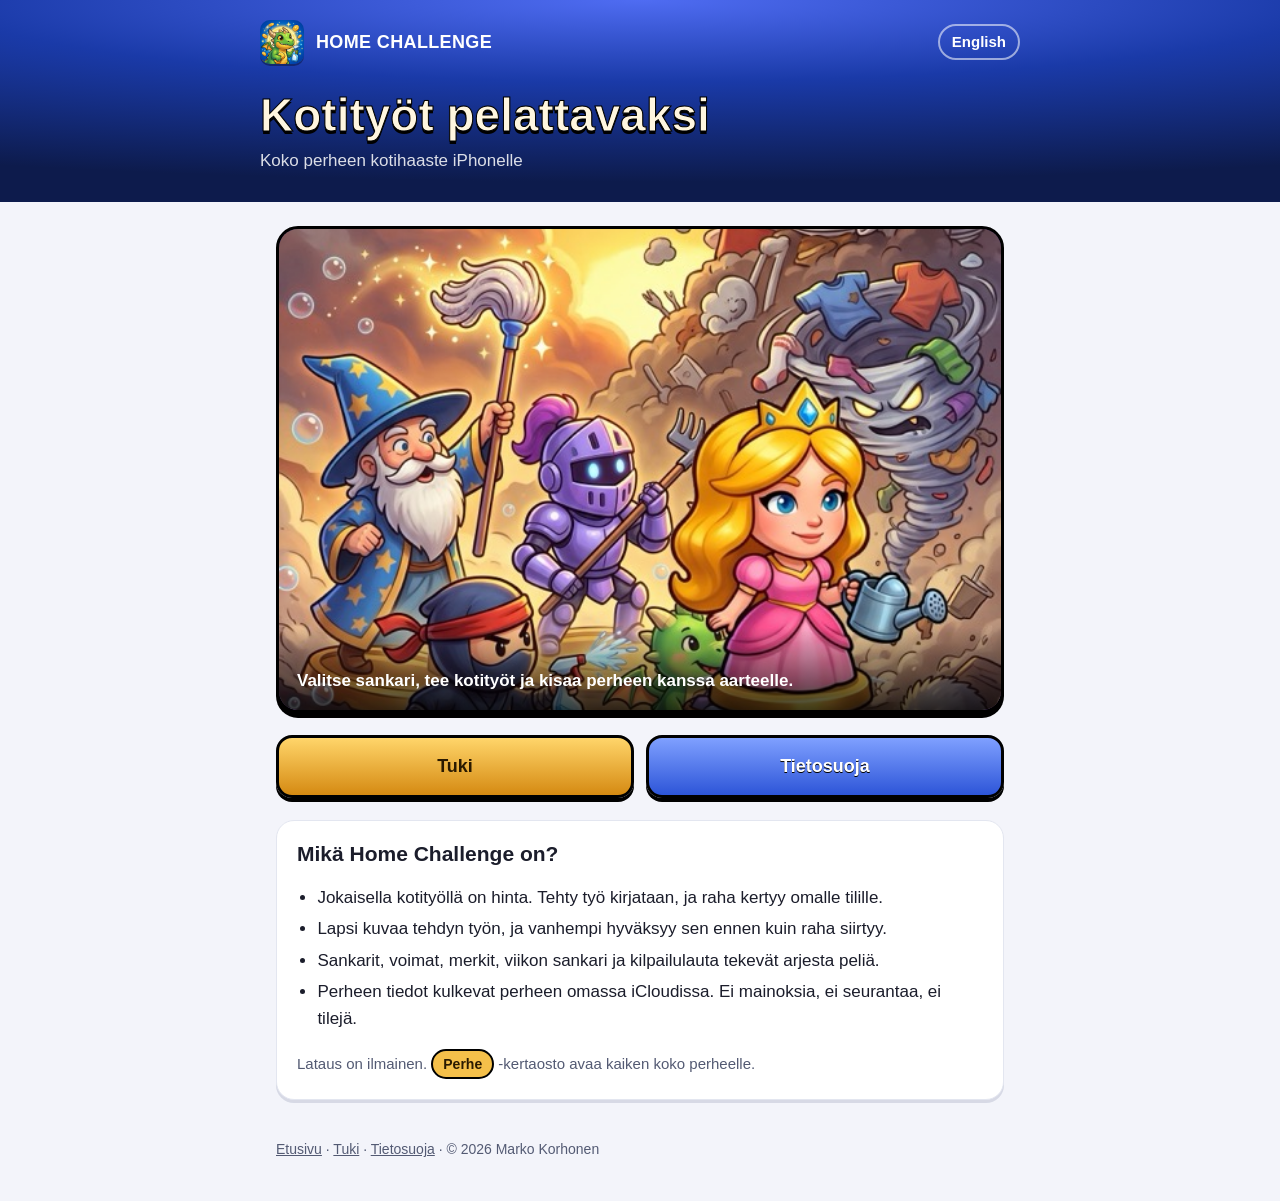
<file: index.html>
<!doctype html>
<html lang="fi">
<head>
<meta charset="utf-8">
<meta name="viewport" content="width=device-width, initial-scale=1, viewport-fit=cover">
<title>Home Challenge</title>
<meta name="description" content="Home Challenge: perheen kotityöt pelattavaksi. Sankarit, kilpailu ja omat rahat tehdyistä töistä.">
<link rel="icon" href="assets/icon.png">
<link rel="apple-touch-icon" href="assets/icon.png">
<link rel="stylesheet" href="assets/style.css">
</head>
<body>
<header class="top">
  <div class="top-inner">
    <div class="bar">
      <a class="brand" href="index.html"><img src="assets/icon.png" alt=""><b>Home Challenge</b></a>
      <a class="lang" href="en/index.html" hreflang="en" lang="en">English</a>
    </div>
    <h1>Kotityöt pelattavaksi</h1>
    <p>Koko perheen kotihaaste iPhonelle</p>
  </div>
</header>

<main>
  <figure class="hero">
    <img src="assets/splash.jpg" alt="Home Challengen sankarit siivoavat sotkuvuorta: velho, ritari, prinsessa, ninja ja lohikäärme." width="558" height="1000">
    <figcaption class="cap">Valitse sankari, tee kotityöt ja kisaa perheen kanssa aarteelle.</figcaption>
  </figure>

  <div class="buttons">
    <a class="btn" href="support.html">Tuki</a>
    <a class="btn alt" href="privacy.html">Tietosuoja</a>
  </div>

  <section class="card">
    <h2>Mikä Home Challenge on?</h2>
    <ul>
      <li>Jokaisella kotityöllä on hinta. Tehty työ kirjataan, ja raha kertyy omalle tilille.</li>
      <li>Lapsi kuvaa tehdyn työn, ja vanhempi hyväksyy sen ennen kuin raha siirtyy.</li>
      <li>Sankarit, voimat, merkit, viikon sankari ja kilpailulauta tekevät arjesta peliä.</li>
      <li>Perheen tiedot kulkevat perheen omassa iCloudissa. Ei mainoksia, ei seurantaa, ei tilejä.</li>
    </ul>
    <p class="meta">Lataus on ilmainen. <span class="pill">Perhe</span> -kertaosto avaa kaiken koko perheelle.</p>
  </section>
</main>

<footer>
  <a href="index.html">Etusivu</a> · <a href="support.html">Tuki</a> · <a href="privacy.html">Tietosuoja</a> · © 2026 Marko Korhonen
</footer>
</body>
</html>
</file>
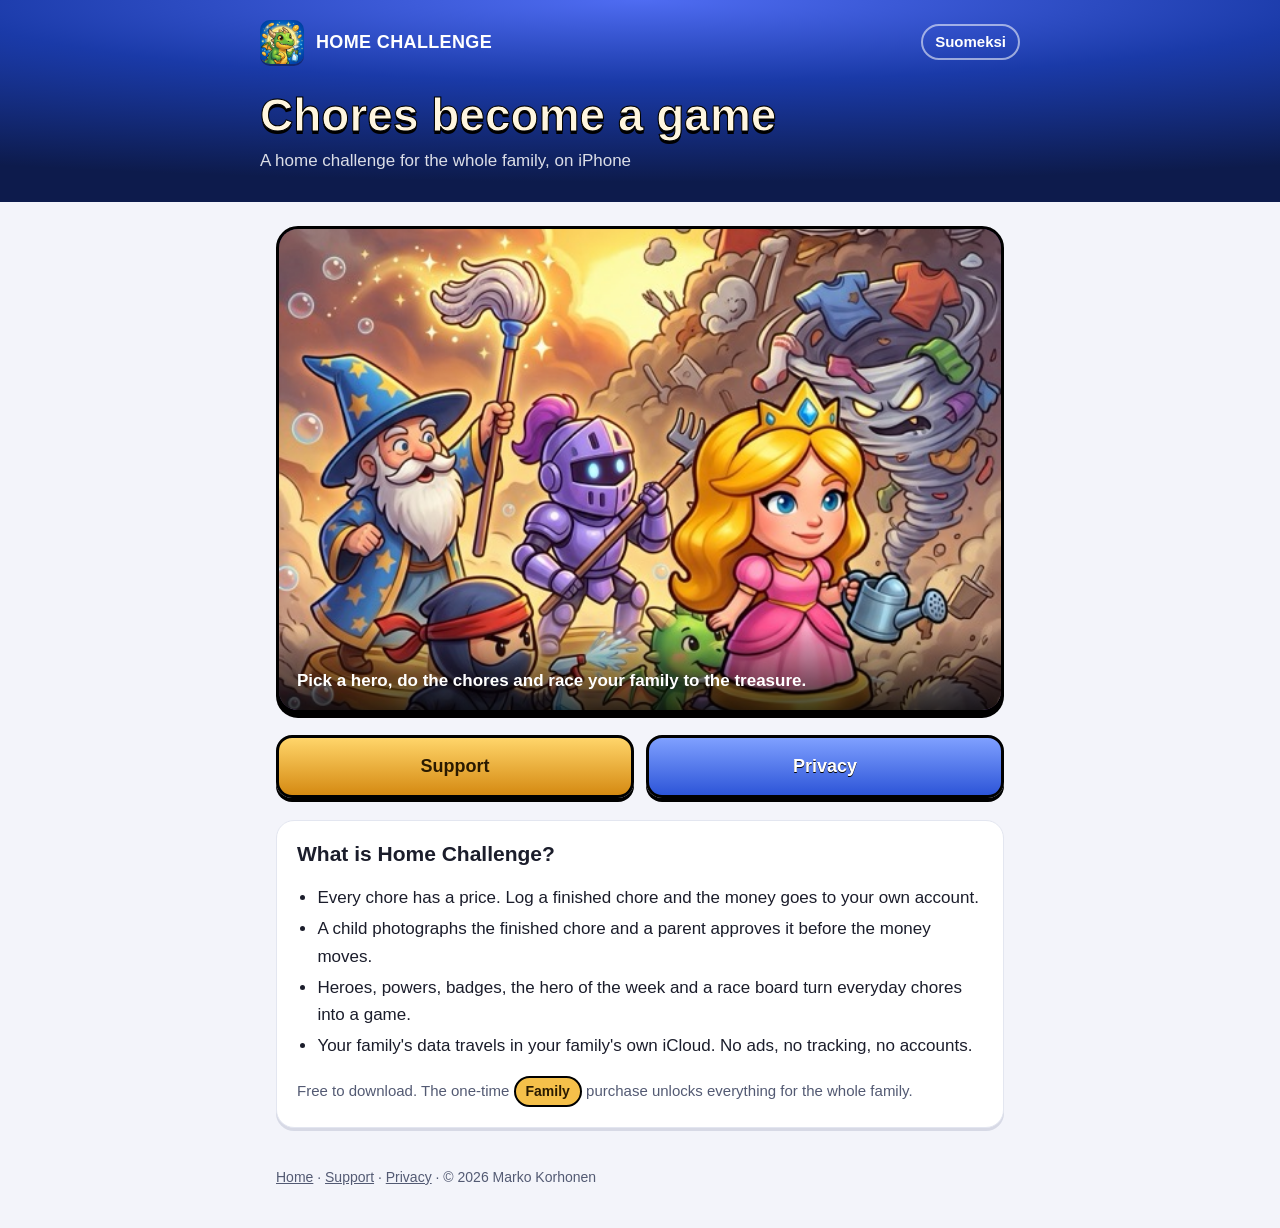
<file: en/index.html>
<!doctype html>
<html lang="en">
<head>
<meta charset="utf-8">
<meta name="viewport" content="width=device-width, initial-scale=1, viewport-fit=cover">
<title>Home Challenge</title>
<meta name="description" content="Home Challenge turns family chores into a game. Heroes, a family race and real money for finished chores.">
<link rel="icon" href="../assets/icon.png">
<link rel="apple-touch-icon" href="../assets/icon.png">
<link rel="stylesheet" href="../assets/style.css">
</head>
<body>
<header class="top">
  <div class="top-inner">
    <div class="bar">
      <a class="brand" href="index.html"><img src="../assets/icon.png" alt=""><b>Home Challenge</b></a>
      <a class="lang" href="../index.html" hreflang="fi" lang="fi">Suomeksi</a>
    </div>
    <h1>Chores become a game</h1>
    <p>A home challenge for the whole family, on iPhone</p>
  </div>
</header>

<main>
  <figure class="hero">
    <img src="../assets/splash.jpg" alt="The Home Challenge heroes tackle a mountain of mess: a wizard, a knight, a princess, a ninja and a dragon." width="558" height="1000">
    <figcaption class="cap">Pick a hero, do the chores and race your family to the treasure.</figcaption>
  </figure>

  <div class="buttons">
    <a class="btn" href="support.html">Support</a>
    <a class="btn alt" href="privacy.html">Privacy</a>
  </div>

  <section class="card">
    <h2>What is Home Challenge?</h2>
    <ul>
      <li>Every chore has a price. Log a finished chore and the money goes to your own account.</li>
      <li>A child photographs the finished chore and a parent approves it before the money moves.</li>
      <li>Heroes, powers, badges, the hero of the week and a race board turn everyday chores into a game.</li>
      <li>Your family's data travels in your family's own iCloud. No ads, no tracking, no accounts.</li>
    </ul>
    <p class="meta">Free to download. The one-time <span class="pill">Family</span> purchase unlocks everything for the whole family.</p>
  </section>
</main>

<footer>
  <a href="index.html">Home</a> · <a href="support.html">Support</a> · <a href="privacy.html">Privacy</a> · © 2026 Marko Korhonen
</footer>
</body>
</html>
</file>
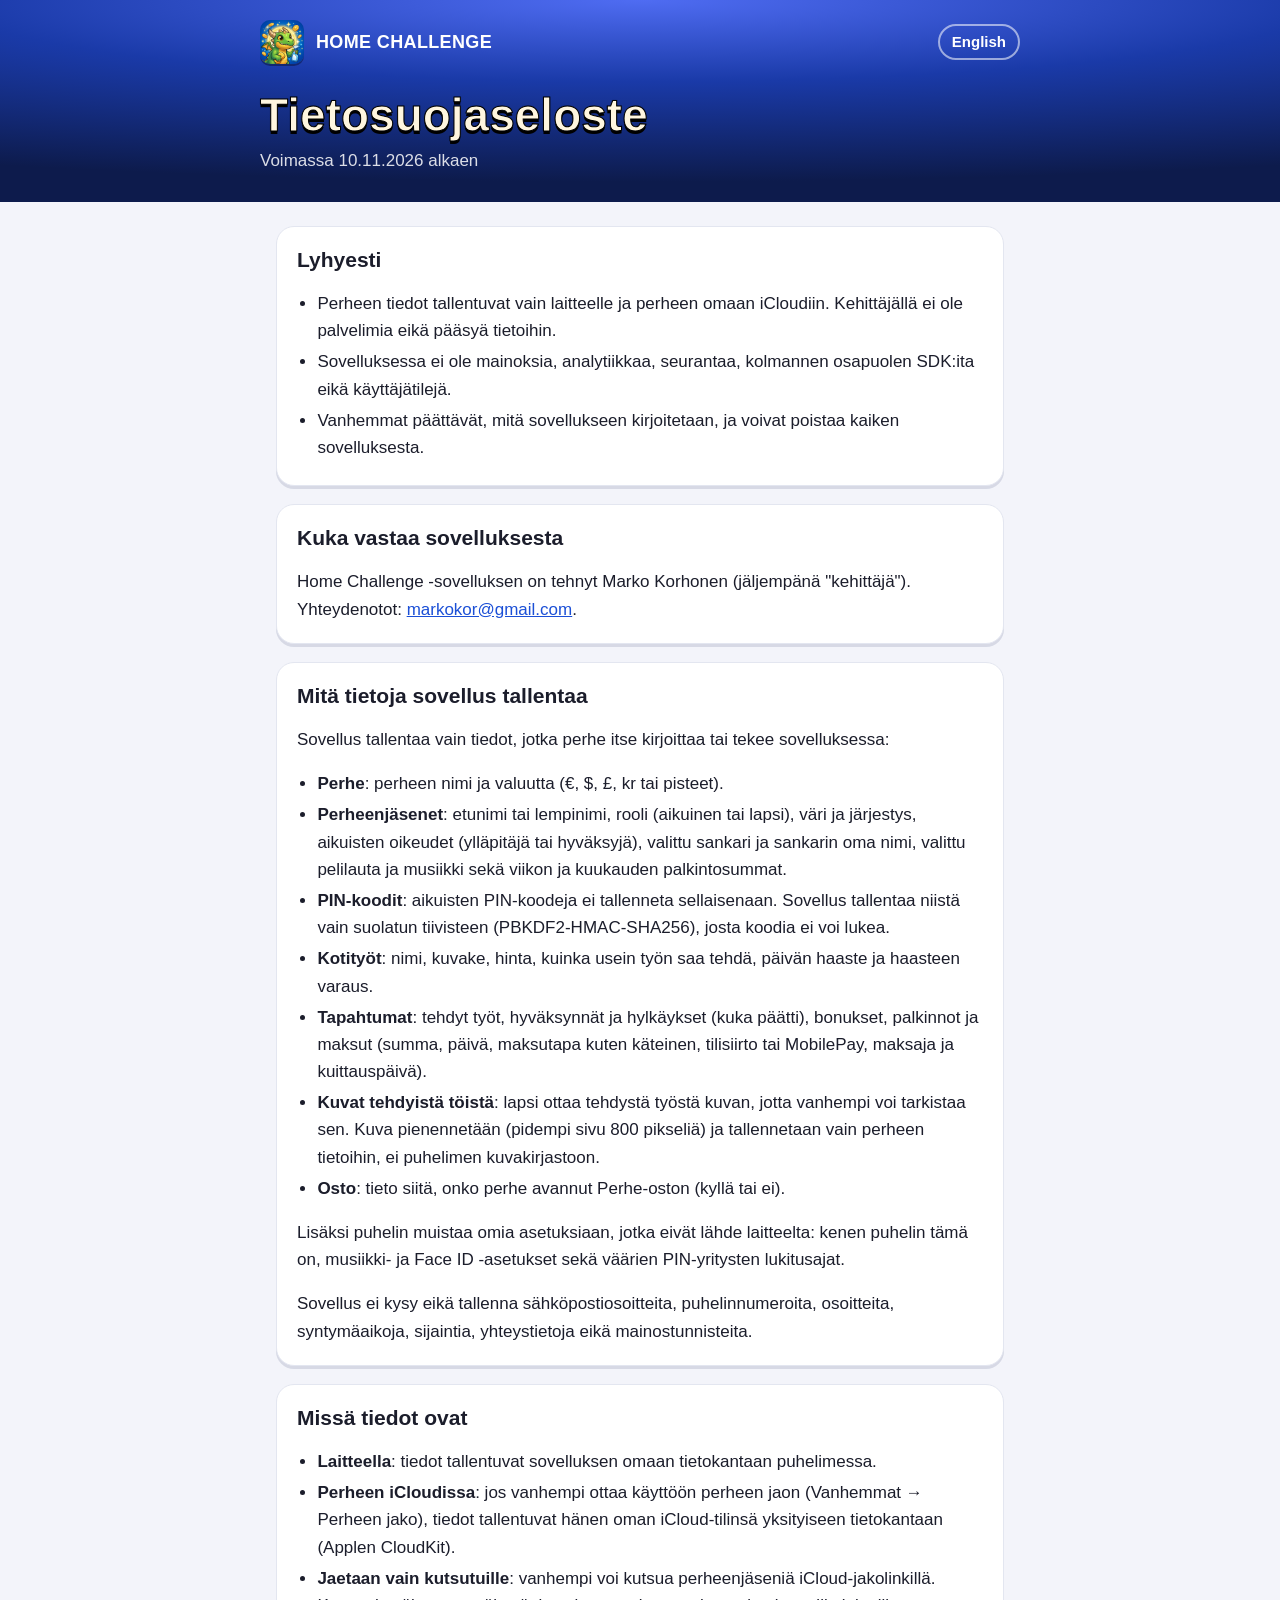
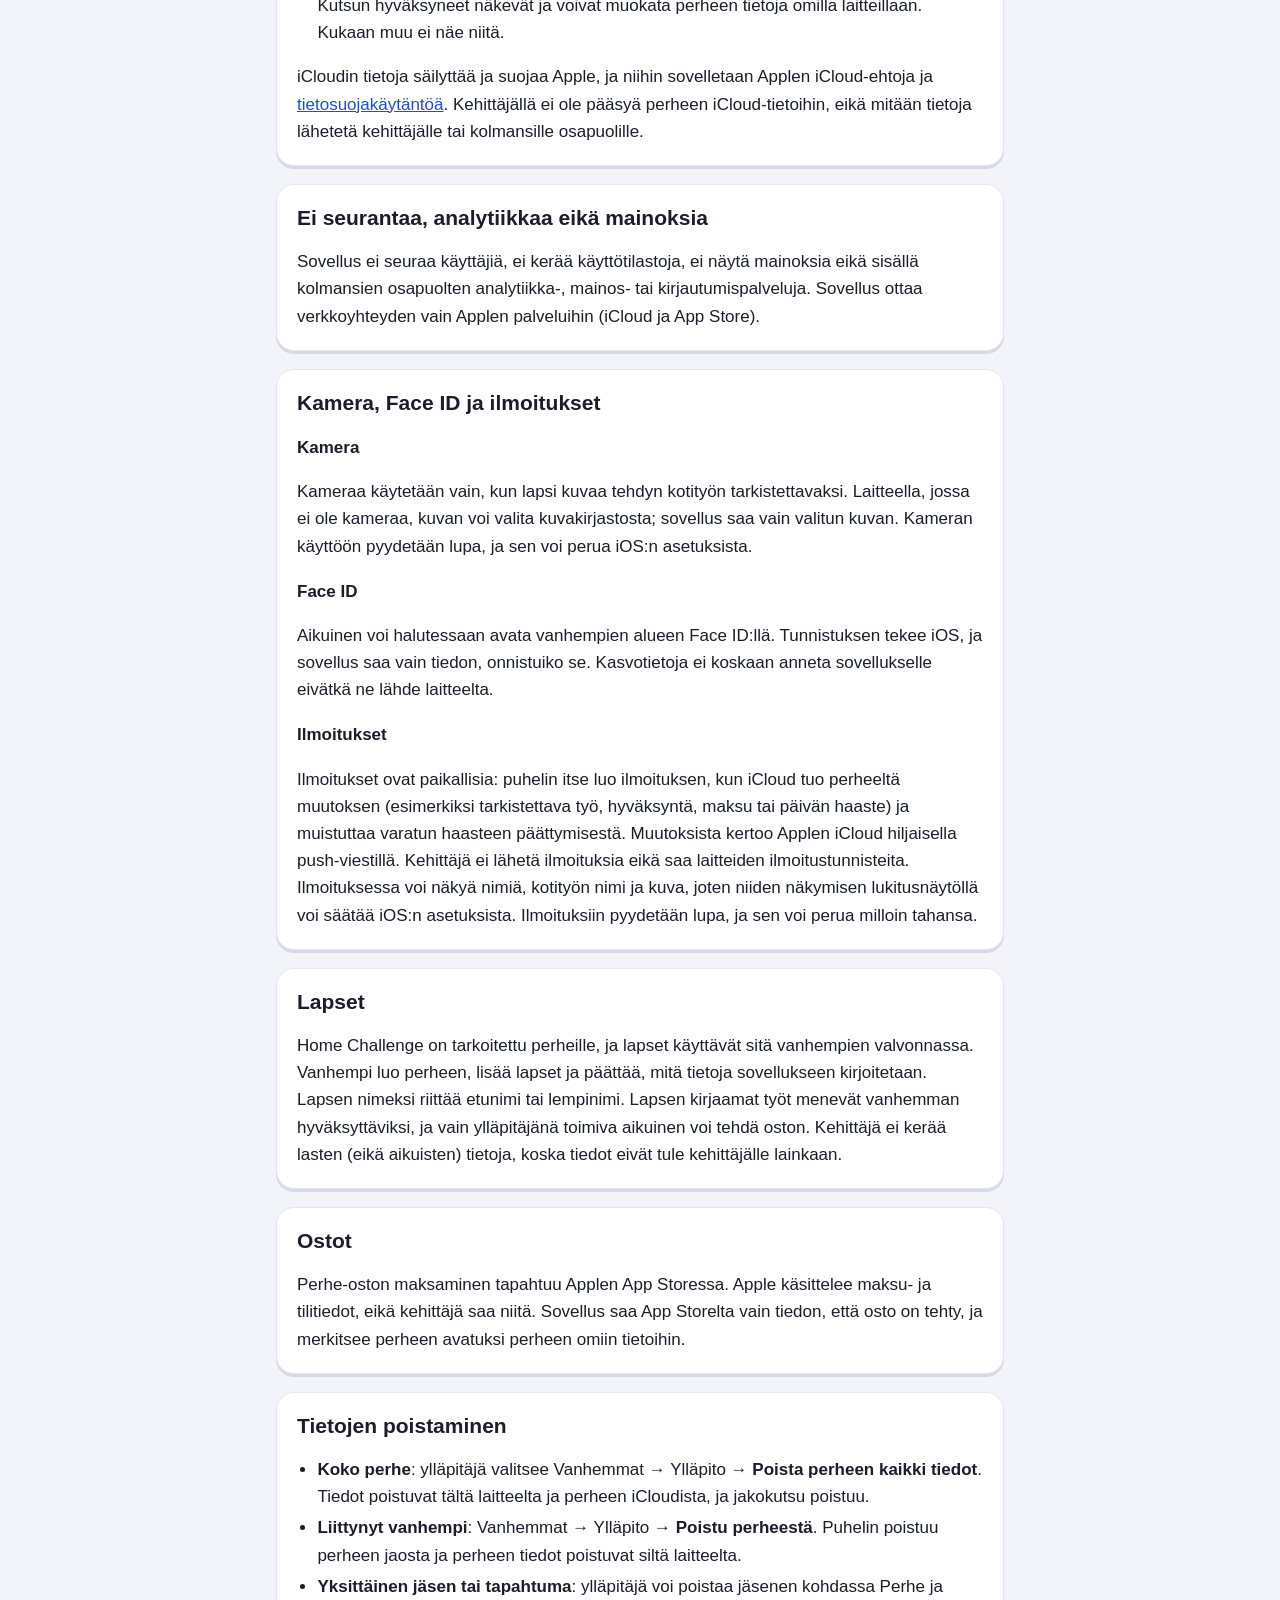
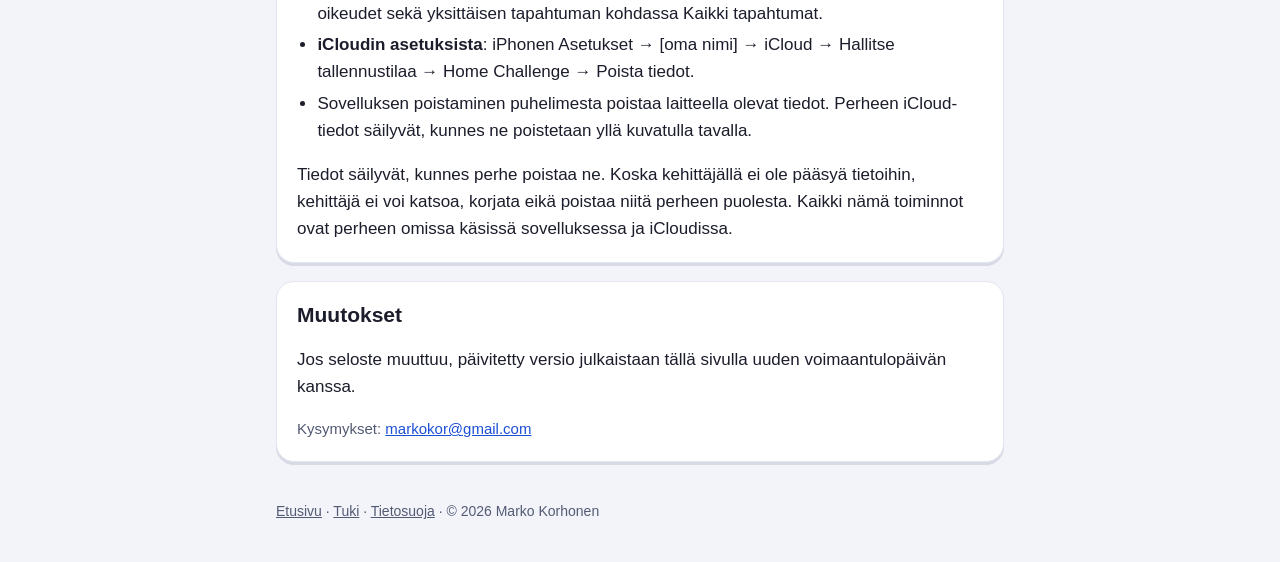
<file: privacy.html>
<!doctype html>
<html lang="fi">
<head>
<meta charset="utf-8">
<meta name="viewport" content="width=device-width, initial-scale=1, viewport-fit=cover">
<title>Tietosuojaseloste · Home Challenge</title>
<meta name="description" content="Home Challenge -sovelluksen tietosuojaseloste. Tiedot ovat vain perheen omassa iCloudissa.">
<link rel="icon" href="assets/icon.png">
<link rel="stylesheet" href="assets/style.css">
</head>
<body>
<header class="top">
  <div class="top-inner">
    <div class="bar">
      <a class="brand" href="index.html"><img src="assets/icon.png" alt=""><b>Home Challenge</b></a>
      <a class="lang" href="en/privacy.html" hreflang="en" lang="en">English</a>
    </div>
    <h1>Tietosuojaseloste</h1>
    <p>Voimassa 10.11.2026 alkaen</p>
  </div>
</header>

<main>
  <section class="card">
    <h2>Lyhyesti</h2>
    <ul>
      <li>Perheen tiedot tallentuvat vain laitteelle ja perheen omaan iCloudiin. Kehittäjällä ei ole palvelimia eikä pääsyä tietoihin.</li>
      <li>Sovelluksessa ei ole mainoksia, analytiikkaa, seurantaa, kolmannen osapuolen SDK:ita eikä käyttäjätilejä.</li>
      <li>Vanhemmat päättävät, mitä sovellukseen kirjoitetaan, ja voivat poistaa kaiken sovelluksesta.</li>
    </ul>
  </section>

  <section class="card">
    <h2>Kuka vastaa sovelluksesta</h2>
    <p>Home Challenge -sovelluksen on tehnyt Marko Korhonen (jäljempänä "kehittäjä"). Yhteydenotot: <a href="mailto:markokor@gmail.com">markokor@gmail.com</a>.</p>
  </section>

  <section class="card">
    <h2>Mitä tietoja sovellus tallentaa</h2>
    <p>Sovellus tallentaa vain tiedot, jotka perhe itse kirjoittaa tai tekee sovelluksessa:</p>
    <ul>
      <li><b>Perhe</b>: perheen nimi ja valuutta (€, $, £, kr tai pisteet).</li>
      <li><b>Perheenjäsenet</b>: etunimi tai lempinimi, rooli (aikuinen tai lapsi), väri ja järjestys, aikuisten oikeudet (ylläpitäjä tai hyväksyjä), valittu sankari ja sankarin oma nimi, valittu pelilauta ja musiikki sekä viikon ja kuukauden palkintosummat.</li>
      <li><b>PIN-koodit</b>: aikuisten PIN-koodeja ei tallenneta sellaisenaan. Sovellus tallentaa niistä vain suolatun tiivisteen (PBKDF2-HMAC-SHA256), josta koodia ei voi lukea.</li>
      <li><b>Kotityöt</b>: nimi, kuvake, hinta, kuinka usein työn saa tehdä, päivän haaste ja haasteen varaus.</li>
      <li><b>Tapahtumat</b>: tehdyt työt, hyväksynnät ja hylkäykset (kuka päätti), bonukset, palkinnot ja maksut (summa, päivä, maksutapa kuten käteinen, tilisiirto tai MobilePay, maksaja ja kuittauspäivä).</li>
      <li><b>Kuvat tehdyistä töistä</b>: lapsi ottaa tehdystä työstä kuvan, jotta vanhempi voi tarkistaa sen. Kuva pienennetään (pidempi sivu 800 pikseliä) ja tallennetaan vain perheen tietoihin, ei puhelimen kuvakirjastoon.</li>
      <li><b>Osto</b>: tieto siitä, onko perhe avannut Perhe-oston (kyllä tai ei).</li>
    </ul>
    <p>Lisäksi puhelin muistaa omia asetuksiaan, jotka eivät lähde laitteelta: kenen puhelin tämä on, musiikki- ja Face ID -asetukset sekä väärien PIN-yritysten lukitusajat.</p>
    <p>Sovellus ei kysy eikä tallenna sähköpostiosoitteita, puhelinnumeroita, osoitteita, syntymäaikoja, sijaintia, yhteystietoja eikä mainostunnisteita.</p>
  </section>

  <section class="card">
    <h2>Missä tiedot ovat</h2>
    <ul>
      <li><b>Laitteella</b>: tiedot tallentuvat sovelluksen omaan tietokantaan puhelimessa.</li>
      <li><b>Perheen iCloudissa</b>: jos vanhempi ottaa käyttöön perheen jaon (Vanhemmat → Perheen jako), tiedot tallentuvat hänen oman iCloud-tilinsä yksityiseen tietokantaan (Applen CloudKit).</li>
      <li><b>Jaetaan vain kutsutuille</b>: vanhempi voi kutsua perheenjäseniä iCloud-jakolinkillä. Kutsun hyväksyneet näkevät ja voivat muokata perheen tietoja omilla laitteillaan. Kukaan muu ei näe niitä.</li>
    </ul>
    <p>iCloudin tietoja säilyttää ja suojaa Apple, ja niihin sovelletaan Applen iCloud-ehtoja ja <a href="https://www.apple.com/legal/privacy/">tietosuojakäytäntöä</a>. Kehittäjällä ei ole pääsyä perheen iCloud-tietoihin, eikä mitään tietoja lähetetä kehittäjälle tai kolmansille osapuolille.</p>
  </section>

  <section class="card">
    <h2>Ei seurantaa, analytiikkaa eikä mainoksia</h2>
    <p>Sovellus ei seuraa käyttäjiä, ei kerää käyttötilastoja, ei näytä mainoksia eikä sisällä kolmansien osapuolten analytiikka-, mainos- tai kirjautumispalveluja. Sovellus ottaa verkkoyhteyden vain Applen palveluihin (iCloud ja App Store).</p>
  </section>

  <section class="card">
    <h2>Kamera, Face ID ja ilmoitukset</h2>
    <h3>Kamera</h3>
    <p>Kameraa käytetään vain, kun lapsi kuvaa tehdyn kotityön tarkistettavaksi. Laitteella, jossa ei ole kameraa, kuvan voi valita kuvakirjastosta; sovellus saa vain valitun kuvan. Kameran käyttöön pyydetään lupa, ja sen voi perua iOS:n asetuksista.</p>
    <h3>Face ID</h3>
    <p>Aikuinen voi halutessaan avata vanhempien alueen Face ID:llä. Tunnistuksen tekee iOS, ja sovellus saa vain tiedon, onnistuiko se. Kasvotietoja ei koskaan anneta sovellukselle eivätkä ne lähde laitteelta.</p>
    <h3>Ilmoitukset</h3>
    <p>Ilmoitukset ovat paikallisia: puhelin itse luo ilmoituksen, kun iCloud tuo perheeltä muutoksen (esimerkiksi tarkistettava työ, hyväksyntä, maksu tai päivän haaste) ja muistuttaa varatun haasteen päättymisestä. Muutoksista kertoo Applen iCloud hiljaisella push-viestillä. Kehittäjä ei lähetä ilmoituksia eikä saa laitteiden ilmoitustunnisteita. Ilmoituksessa voi näkyä nimiä, kotityön nimi ja kuva, joten niiden näkymisen lukitusnäytöllä voi säätää iOS:n asetuksista. Ilmoituksiin pyydetään lupa, ja sen voi perua milloin tahansa.</p>
  </section>

  <section class="card">
    <h2>Lapset</h2>
    <p>Home Challenge on tarkoitettu perheille, ja lapset käyttävät sitä vanhempien valvonnassa. Vanhempi luo perheen, lisää lapset ja päättää, mitä tietoja sovellukseen kirjoitetaan. Lapsen nimeksi riittää etunimi tai lempinimi. Lapsen kirjaamat työt menevät vanhemman hyväksyttäviksi, ja vain ylläpitäjänä toimiva aikuinen voi tehdä oston. Kehittäjä ei kerää lasten (eikä aikuisten) tietoja, koska tiedot eivät tule kehittäjälle lainkaan.</p>
  </section>

  <section class="card">
    <h2>Ostot</h2>
    <p>Perhe-oston maksaminen tapahtuu Applen App Storessa. Apple käsittelee maksu- ja tilitiedot, eikä kehittäjä saa niitä. Sovellus saa App Storelta vain tiedon, että osto on tehty, ja merkitsee perheen avatuksi perheen omiin tietoihin.</p>
  </section>

  <section class="card" id="poisto">
    <h2>Tietojen poistaminen</h2>
    <ul>
      <li><b>Koko perhe</b>: ylläpitäjä valitsee Vanhemmat → Ylläpito → <b>Poista perheen kaikki tiedot</b>. Tiedot poistuvat tältä laitteelta ja perheen iCloudista, ja jakokutsu poistuu.</li>
      <li><b>Liittynyt vanhempi</b>: Vanhemmat → Ylläpito → <b>Poistu perheestä</b>. Puhelin poistuu perheen jaosta ja perheen tiedot poistuvat siltä laitteelta.</li>
      <li><b>Yksittäinen jäsen tai tapahtuma</b>: ylläpitäjä voi poistaa jäsenen kohdassa Perhe ja oikeudet sekä yksittäisen tapahtuman kohdassa Kaikki tapahtumat.</li>
      <li><b>iCloudin asetuksista</b>: iPhonen Asetukset → [oma nimi] → iCloud → Hallitse tallennustilaa → Home Challenge → Poista tiedot.</li>
      <li>Sovelluksen poistaminen puhelimesta poistaa laitteella olevat tiedot. Perheen iCloud-tiedot säilyvät, kunnes ne poistetaan yllä kuvatulla tavalla.</li>
    </ul>
    <p>Tiedot säilyvät, kunnes perhe poistaa ne. Koska kehittäjällä ei ole pääsyä tietoihin, kehittäjä ei voi katsoa, korjata eikä poistaa niitä perheen puolesta. Kaikki nämä toiminnot ovat perheen omissa käsissä sovelluksessa ja iCloudissa.</p>
  </section>

  <section class="card">
    <h2>Muutokset</h2>
    <p>Jos seloste muuttuu, päivitetty versio julkaistaan tällä sivulla uuden voimaantulopäivän kanssa.</p>
    <p class="meta">Kysymykset: <a href="mailto:markokor@gmail.com">markokor@gmail.com</a></p>
  </section>
</main>

<footer>
  <a href="index.html">Etusivu</a> · <a href="support.html">Tuki</a> · <a href="privacy.html">Tietosuoja</a> · © 2026 Marko Korhonen
</footer>
</body>
</html>
</file>
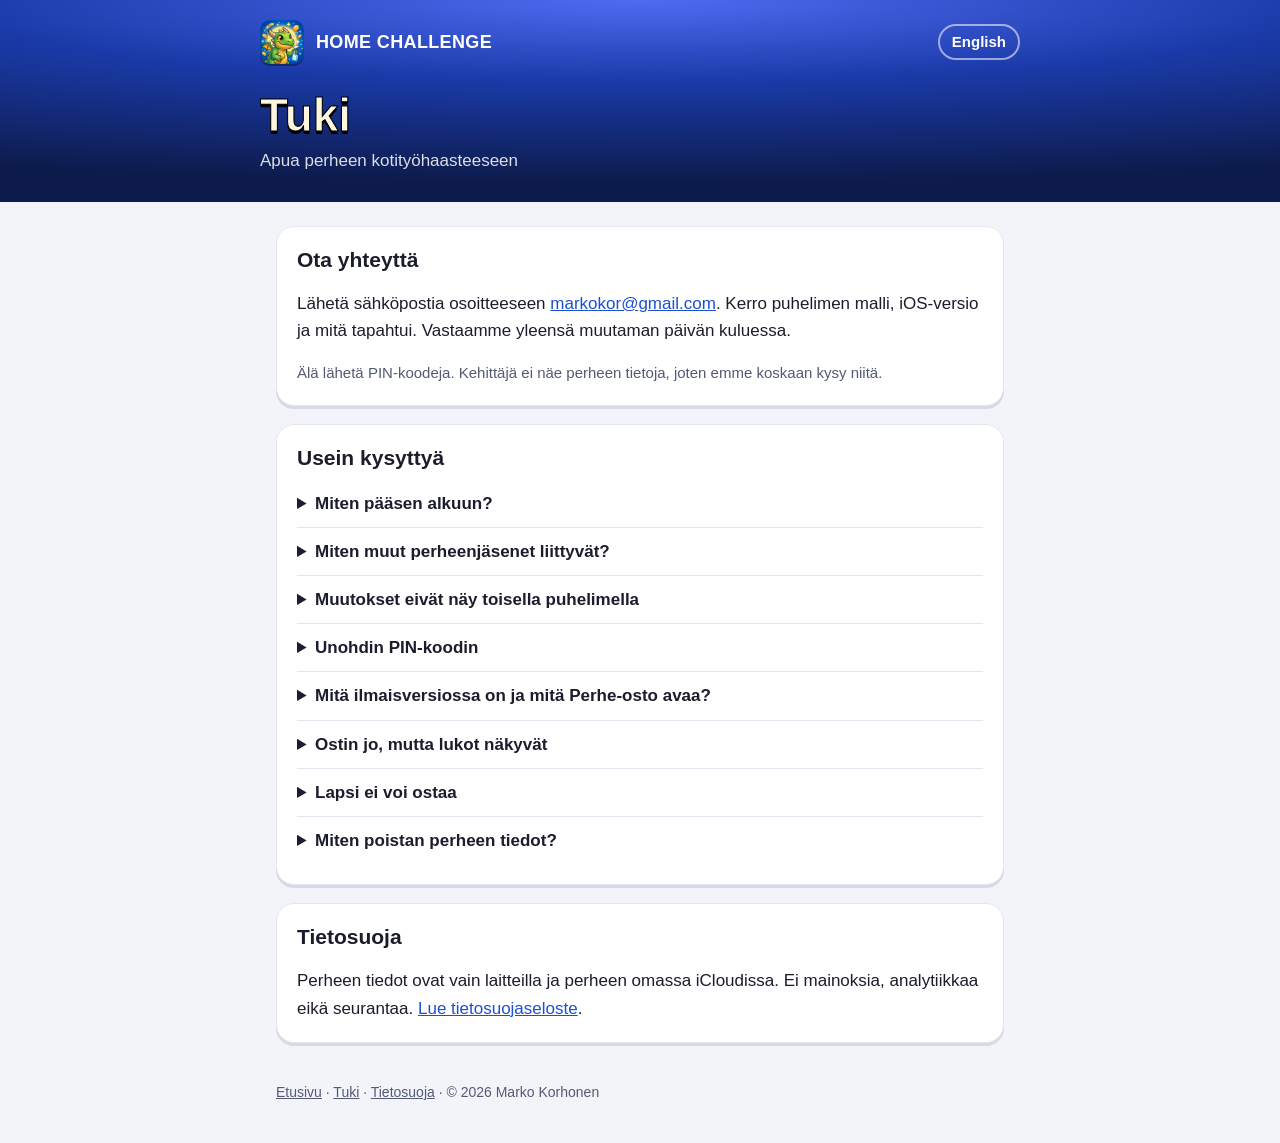
<file: support.html>
<!doctype html>
<html lang="fi">
<head>
<meta charset="utf-8">
<meta name="viewport" content="width=device-width, initial-scale=1, viewport-fit=cover">
<title>Tuki · Home Challenge</title>
<meta name="description" content="Home Challenge -sovelluksen tuki ja usein kysytyt kysymykset.">
<link rel="icon" href="assets/icon.png">
<link rel="stylesheet" href="assets/style.css">
</head>
<body>
<header class="top">
  <div class="top-inner">
    <div class="bar">
      <a class="brand" href="index.html"><img src="assets/icon.png" alt=""><b>Home Challenge</b></a>
      <a class="lang" href="en/support.html" hreflang="en" lang="en">English</a>
    </div>
    <h1>Tuki</h1>
    <p>Apua perheen kotityöhaasteeseen</p>
  </div>
</header>

<main>
  <section class="card">
    <h2>Ota yhteyttä</h2>
    <p>Lähetä sähköpostia osoitteeseen <a href="mailto:markokor@gmail.com">markokor@gmail.com</a>. Kerro puhelimen malli, iOS-versio ja mitä tapahtui. Vastaamme yleensä muutaman päivän kuluessa.</p>
    <p class="meta">Älä lähetä PIN-koodeja. Kehittäjä ei näe perheen tietoja, joten emme koskaan kysy niitä.</p>
  </section>

  <section class="card">
    <h2>Usein kysyttyä</h2>
    <details>
      <summary>Miten pääsen alkuun?</summary>
      <p>Avaa sovellus ja valitse <b>Luo perhe</b>. Anna perheelle nimi ja valuutta, lisää jäsenet, valitse sankarit ja kotityöt hintoineen. Lopuksi valitse, kenen puhelin tämä on.</p>
    </details>
    <details>
      <summary>Miten muut perheenjäsenet liittyvät?</summary>
      <p>Vanhempi avaa lukon (oikea yläkulma) → <b>Perheen jako</b>, ottaa jaon käyttöön ja valitsee <b>Kutsu perheenjäsen</b>. Lähetä linkki esimerkiksi Viesteillä. Toisella puhelimella avaa linkki tai valitse aloitusoppaassa <b>Liity perheeseen</b>. Jokaisella puhelimella pitää olla iCloud-tili.</p>
    </details>
    <details>
      <summary>Muutokset eivät näy toisella puhelimella</summary>
      <ul>
        <li>Tarkista, että puhelimessa on kirjauduttu iCloudiin ja että iCloud-tallennustilaa on vapaana.</li>
        <li>Avaa sovellus: se hakee muutokset aina avattaessa. Epäonnistuneet lähetykset yritetään automaattisesti uudelleen.</li>
        <li>Varmista, että kaikilla perheen puhelimilla on sama, uusin versio App Storesta.</li>
      </ul>
    </details>
    <details>
      <summary>Unohdin PIN-koodin</summary>
      <p>Ylläpitäjä voi nollata toisen aikuisen PIN-koodin kohdassa Vanhemmat → Ylläpito → Perhe ja oikeudet. Jos Face ID on otettu käyttöön, vanhempien alueen voi avata myös sillä. Viiden väärän yrityksen jälkeen näppäimistö lukittuu hetkeksi.</p>
    </details>
    <details>
      <summary>Mitä ilmaisversiossa on ja mitä Perhe-osto avaa?</summary>
      <p>Ilmaisversiossa on yksi aikuinen ja yksi lapsi, yksi pelilauta, neljä sankaria sekä enintään viisi kotityötä ja kymmenen tehtyä työtä viikossa. Kertaostolla <b>Perhe</b> avautuvat kaikki jäsenet, sankarit ja laudat, rajaton määrä kotitöitä ja tehtyjä töitä, viikon ja kuukauden palkinnot, pelimusiikki ja Kaikkien aikojen sankarit. Yksi osto riittää koko perheelle, myös lapsille, jotka eivät ole Applen perhejaossa.</p>
    </details>
    <details>
      <summary>Ostin jo, mutta lukot näkyvät</summary>
      <p>Avaa ostonäkymä lukitusta kohdasta ja valitse <b>Palauta ostokset</b>. Ostajan pitää olla kirjautuneena samalla Apple-tilillä, jolla osto tehtiin. Osto näkyy muilla perheen puhelimilla, kun ne ovat synkronoineet perheen tiedot.</p>
    </details>
    <details>
      <summary>Lapsi ei voi ostaa</summary>
      <p>Oikein. Vain ylläpitäjänä toimiva aikuinen voi tehdä oston. Lapsi näkee kehotuksen pyytää vanhempaa.</p>
    </details>
    <details>
      <summary>Miten poistan perheen tiedot?</summary>
      <p>Ylläpitäjä: Vanhemmat → Ylläpito → <b>Poista perheen kaikki tiedot</b>. Liittynyt vanhempi: <b>Poistu perheestä</b>. Lisää <a href="privacy.html#poisto">tietosuojaselosteessa</a>.</p>
    </details>
  </section>

  <section class="card">
    <h2>Tietosuoja</h2>
    <p>Perheen tiedot ovat vain laitteilla ja perheen omassa iCloudissa. Ei mainoksia, analytiikkaa eikä seurantaa. <a href="privacy.html">Lue tietosuojaseloste</a>.</p>
  </section>
</main>

<footer>
  <a href="index.html">Etusivu</a> · <a href="support.html">Tuki</a> · <a href="privacy.html">Tietosuoja</a> · © 2026 Marko Korhonen
</footer>
</body>
</html>
</file>
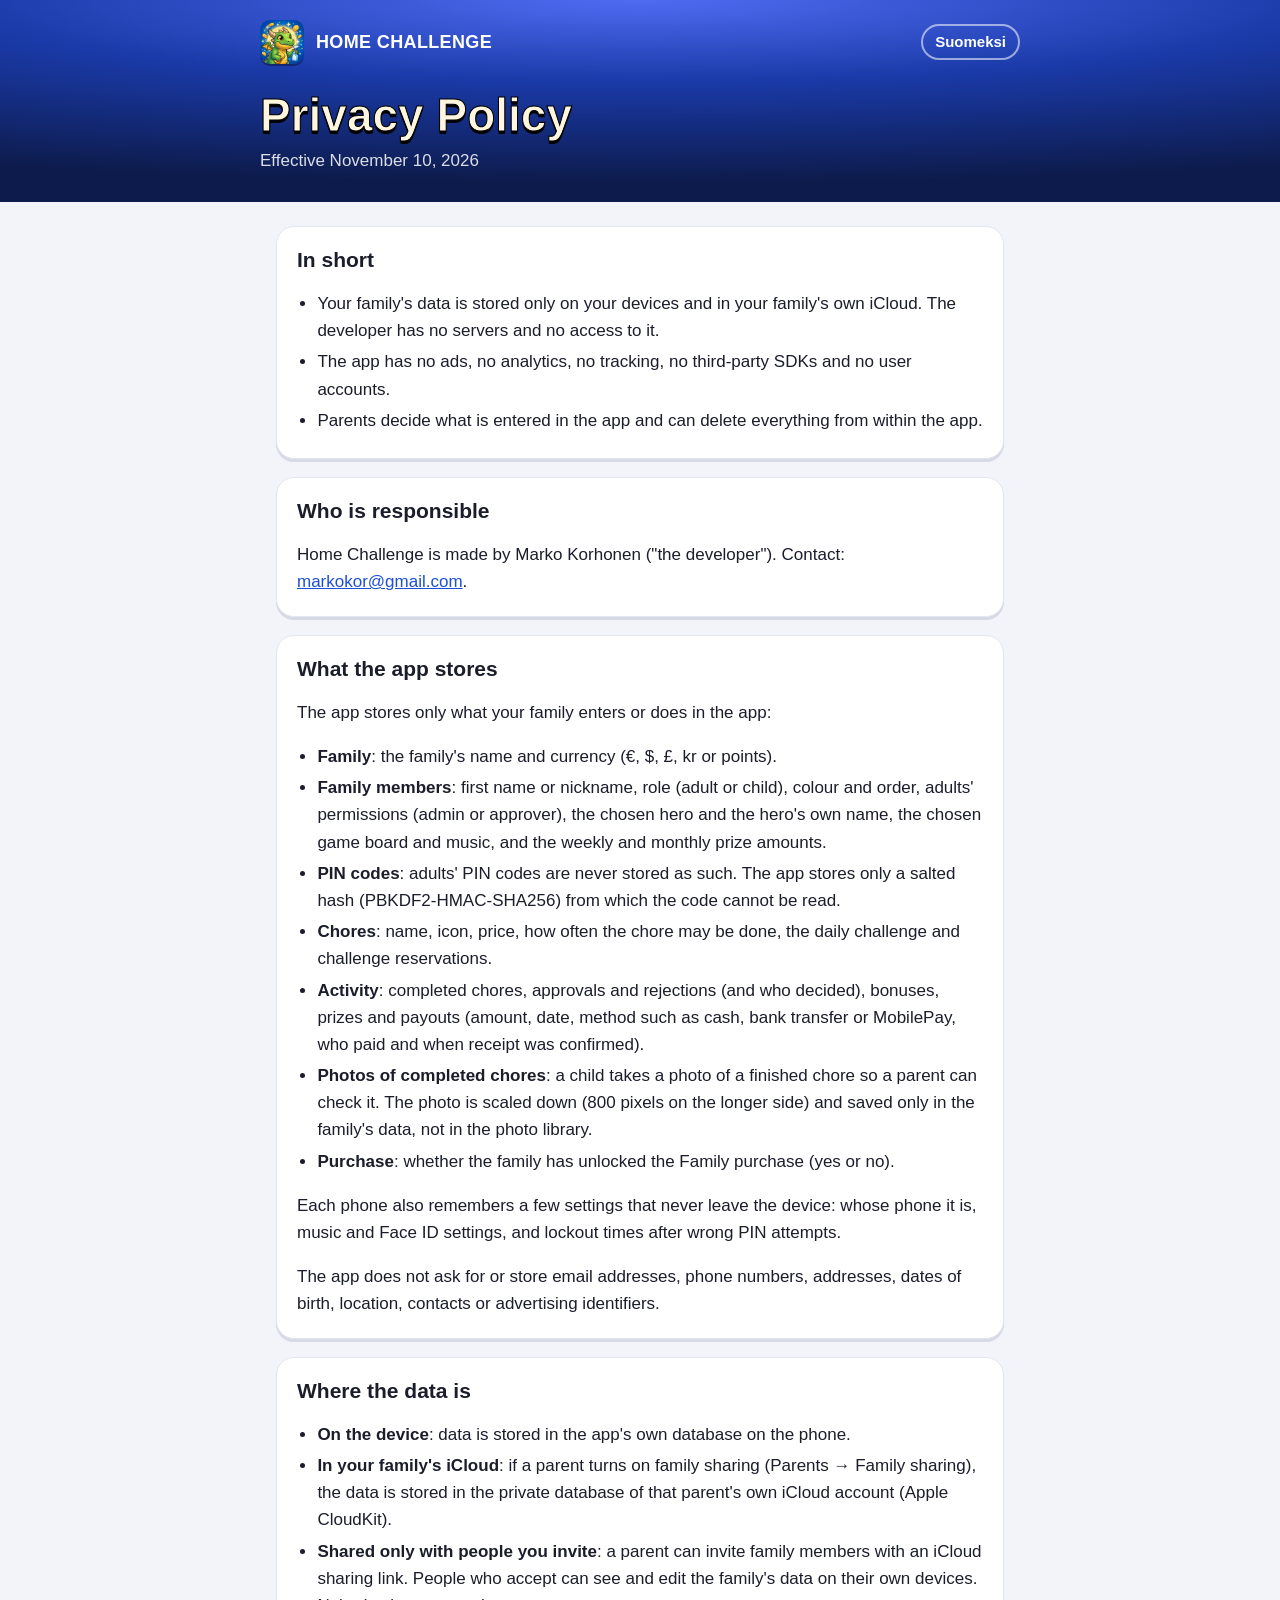
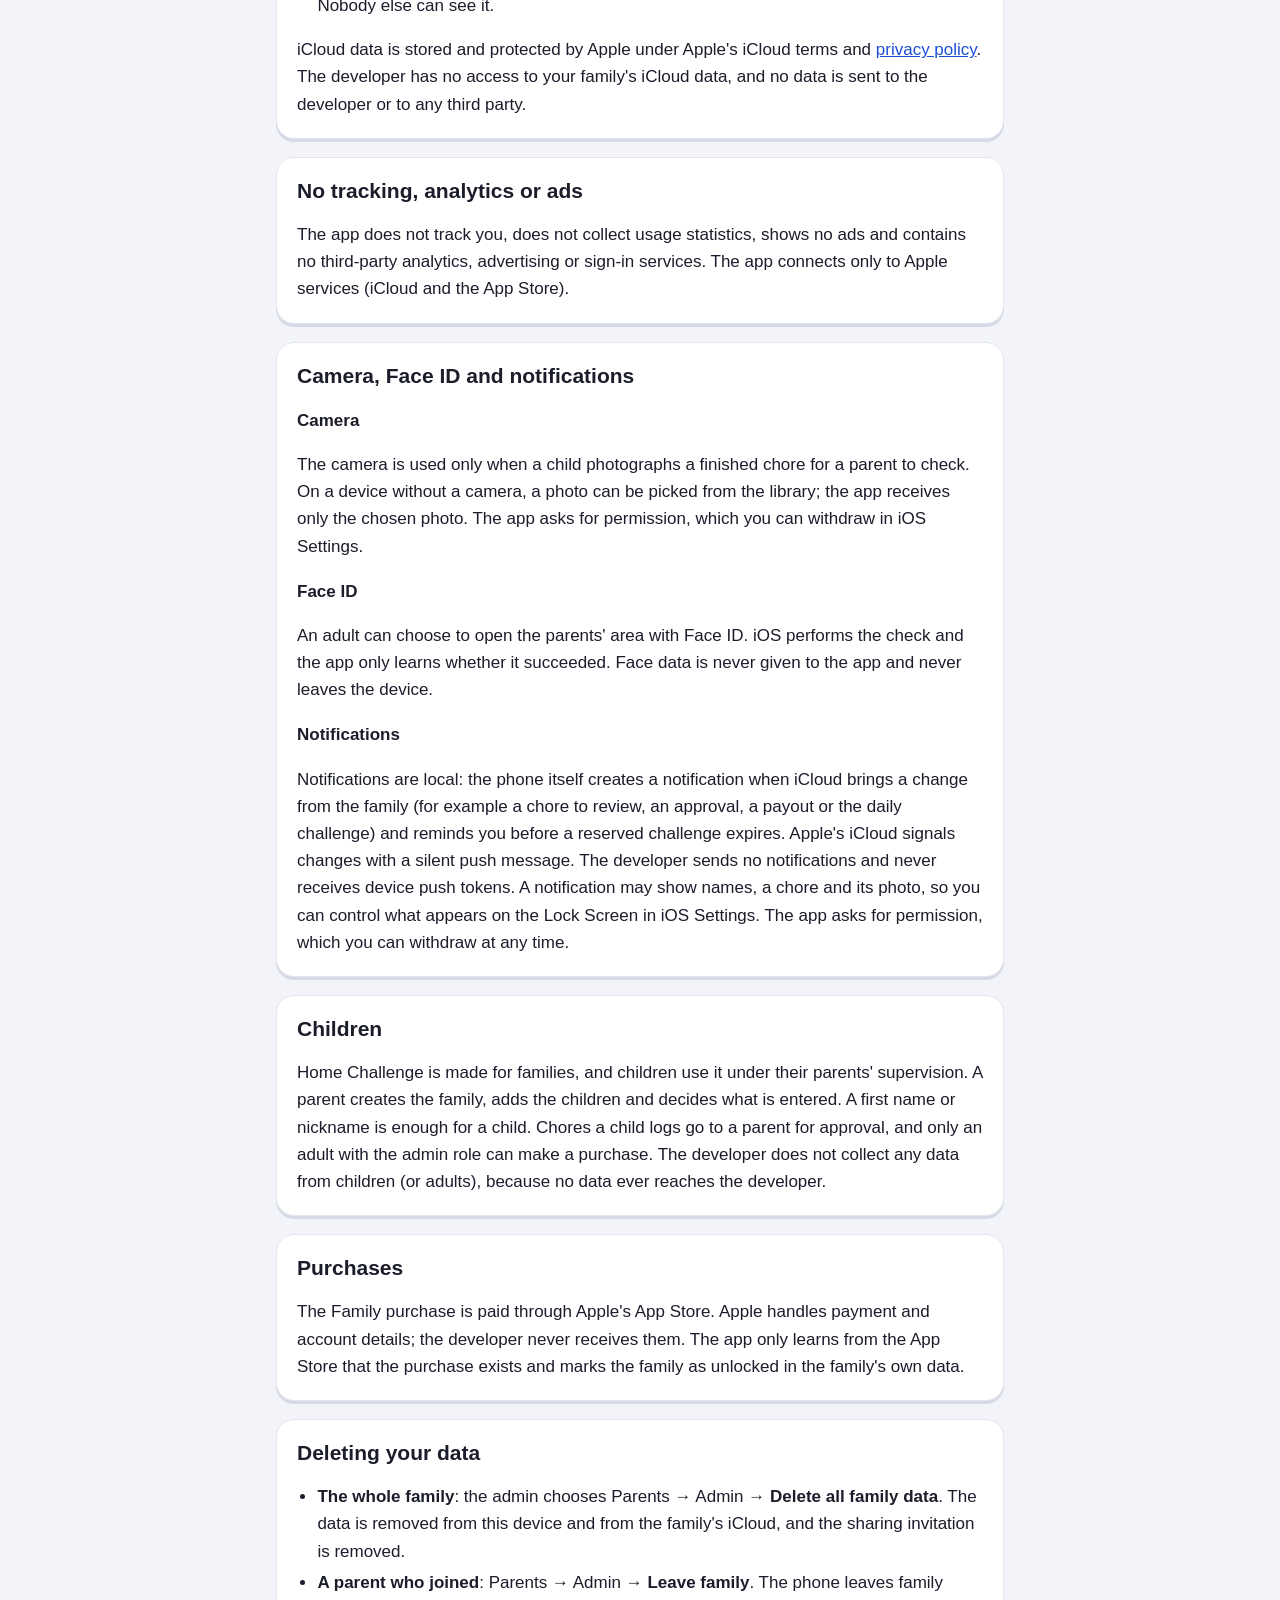
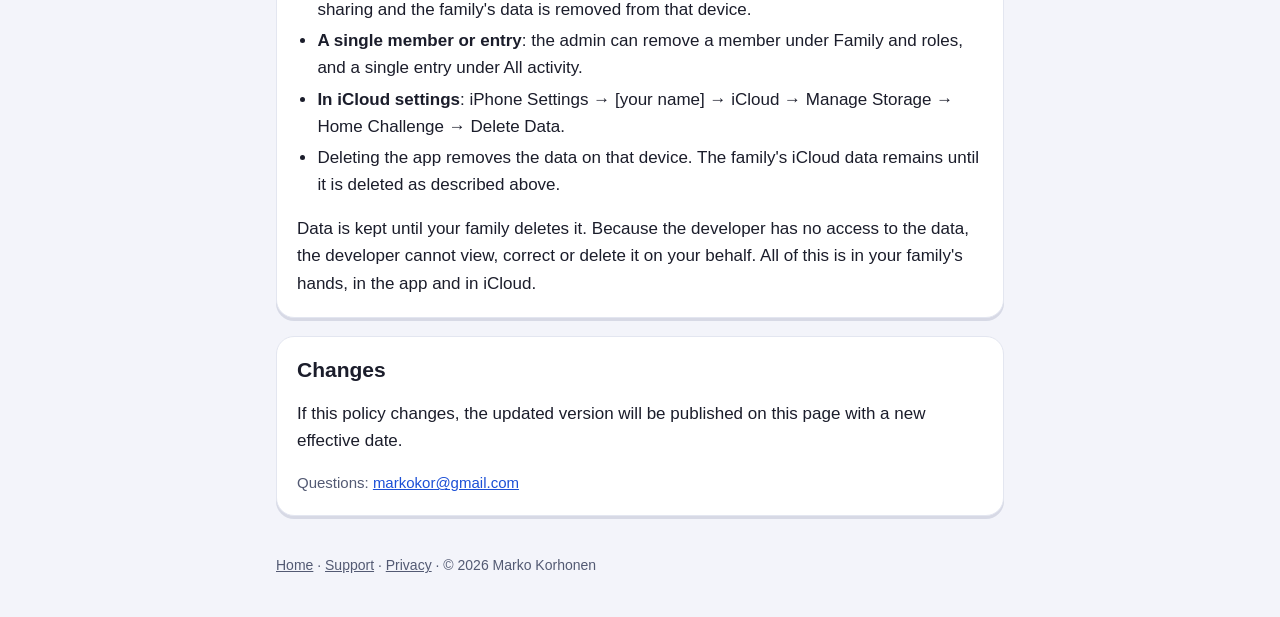
<file: en/privacy.html>
<!doctype html>
<html lang="en">
<head>
<meta charset="utf-8">
<meta name="viewport" content="width=device-width, initial-scale=1, viewport-fit=cover">
<title>Privacy Policy · Home Challenge</title>
<meta name="description" content="Privacy policy of the Home Challenge app. Your family's data stays in your own iCloud.">
<link rel="icon" href="../assets/icon.png">
<link rel="stylesheet" href="../assets/style.css">
</head>
<body>
<header class="top">
  <div class="top-inner">
    <div class="bar">
      <a class="brand" href="index.html"><img src="../assets/icon.png" alt=""><b>Home Challenge</b></a>
      <a class="lang" href="../privacy.html" hreflang="fi" lang="fi">Suomeksi</a>
    </div>
    <h1>Privacy Policy</h1>
    <p>Effective November 10, 2026</p>
  </div>
</header>

<main>
  <section class="card">
    <h2>In short</h2>
    <ul>
      <li>Your family's data is stored only on your devices and in your family's own iCloud. The developer has no servers and no access to it.</li>
      <li>The app has no ads, no analytics, no tracking, no third-party SDKs and no user accounts.</li>
      <li>Parents decide what is entered in the app and can delete everything from within the app.</li>
    </ul>
  </section>

  <section class="card">
    <h2>Who is responsible</h2>
    <p>Home Challenge is made by Marko Korhonen ("the developer"). Contact: <a href="mailto:markokor@gmail.com">markokor@gmail.com</a>.</p>
  </section>

  <section class="card">
    <h2>What the app stores</h2>
    <p>The app stores only what your family enters or does in the app:</p>
    <ul>
      <li><b>Family</b>: the family's name and currency (€, $, £, kr or points).</li>
      <li><b>Family members</b>: first name or nickname, role (adult or child), colour and order, adults' permissions (admin or approver), the chosen hero and the hero's own name, the chosen game board and music, and the weekly and monthly prize amounts.</li>
      <li><b>PIN codes</b>: adults' PIN codes are never stored as such. The app stores only a salted hash (PBKDF2-HMAC-SHA256) from which the code cannot be read.</li>
      <li><b>Chores</b>: name, icon, price, how often the chore may be done, the daily challenge and challenge reservations.</li>
      <li><b>Activity</b>: completed chores, approvals and rejections (and who decided), bonuses, prizes and payouts (amount, date, method such as cash, bank transfer or MobilePay, who paid and when receipt was confirmed).</li>
      <li><b>Photos of completed chores</b>: a child takes a photo of a finished chore so a parent can check it. The photo is scaled down (800 pixels on the longer side) and saved only in the family's data, not in the photo library.</li>
      <li><b>Purchase</b>: whether the family has unlocked the Family purchase (yes or no).</li>
    </ul>
    <p>Each phone also remembers a few settings that never leave the device: whose phone it is, music and Face ID settings, and lockout times after wrong PIN attempts.</p>
    <p>The app does not ask for or store email addresses, phone numbers, addresses, dates of birth, location, contacts or advertising identifiers.</p>
  </section>

  <section class="card">
    <h2>Where the data is</h2>
    <ul>
      <li><b>On the device</b>: data is stored in the app's own database on the phone.</li>
      <li><b>In your family's iCloud</b>: if a parent turns on family sharing (Parents → Family sharing), the data is stored in the private database of that parent's own iCloud account (Apple CloudKit).</li>
      <li><b>Shared only with people you invite</b>: a parent can invite family members with an iCloud sharing link. People who accept can see and edit the family's data on their own devices. Nobody else can see it.</li>
    </ul>
    <p>iCloud data is stored and protected by Apple under Apple's iCloud terms and <a href="https://www.apple.com/legal/privacy/">privacy policy</a>. The developer has no access to your family's iCloud data, and no data is sent to the developer or to any third party.</p>
  </section>

  <section class="card">
    <h2>No tracking, analytics or ads</h2>
    <p>The app does not track you, does not collect usage statistics, shows no ads and contains no third-party analytics, advertising or sign-in services. The app connects only to Apple services (iCloud and the App Store).</p>
  </section>

  <section class="card">
    <h2>Camera, Face ID and notifications</h2>
    <h3>Camera</h3>
    <p>The camera is used only when a child photographs a finished chore for a parent to check. On a device without a camera, a photo can be picked from the library; the app receives only the chosen photo. The app asks for permission, which you can withdraw in iOS Settings.</p>
    <h3>Face ID</h3>
    <p>An adult can choose to open the parents' area with Face ID. iOS performs the check and the app only learns whether it succeeded. Face data is never given to the app and never leaves the device.</p>
    <h3>Notifications</h3>
    <p>Notifications are local: the phone itself creates a notification when iCloud brings a change from the family (for example a chore to review, an approval, a payout or the daily challenge) and reminds you before a reserved challenge expires. Apple's iCloud signals changes with a silent push message. The developer sends no notifications and never receives device push tokens. A notification may show names, a chore and its photo, so you can control what appears on the Lock Screen in iOS Settings. The app asks for permission, which you can withdraw at any time.</p>
  </section>

  <section class="card">
    <h2>Children</h2>
    <p>Home Challenge is made for families, and children use it under their parents' supervision. A parent creates the family, adds the children and decides what is entered. A first name or nickname is enough for a child. Chores a child logs go to a parent for approval, and only an adult with the admin role can make a purchase. The developer does not collect any data from children (or adults), because no data ever reaches the developer.</p>
  </section>

  <section class="card">
    <h2>Purchases</h2>
    <p>The Family purchase is paid through Apple's App Store. Apple handles payment and account details; the developer never receives them. The app only learns from the App Store that the purchase exists and marks the family as unlocked in the family's own data.</p>
  </section>

  <section class="card" id="delete">
    <h2>Deleting your data</h2>
    <ul>
      <li><b>The whole family</b>: the admin chooses Parents → Admin → <b>Delete all family data</b>. The data is removed from this device and from the family's iCloud, and the sharing invitation is removed.</li>
      <li><b>A parent who joined</b>: Parents → Admin → <b>Leave family</b>. The phone leaves family sharing and the family's data is removed from that device.</li>
      <li><b>A single member or entry</b>: the admin can remove a member under Family and roles, and a single entry under All activity.</li>
      <li><b>In iCloud settings</b>: iPhone Settings → [your name] → iCloud → Manage Storage → Home Challenge → Delete Data.</li>
      <li>Deleting the app removes the data on that device. The family's iCloud data remains until it is deleted as described above.</li>
    </ul>
    <p>Data is kept until your family deletes it. Because the developer has no access to the data, the developer cannot view, correct or delete it on your behalf. All of this is in your family's hands, in the app and in iCloud.</p>
  </section>

  <section class="card">
    <h2>Changes</h2>
    <p>If this policy changes, the updated version will be published on this page with a new effective date.</p>
    <p class="meta">Questions: <a href="mailto:markokor@gmail.com">markokor@gmail.com</a></p>
  </section>
</main>

<footer>
  <a href="index.html">Home</a> · <a href="support.html">Support</a> · <a href="privacy.html">Privacy</a> · © 2026 Marko Korhonen
</footer>
</body>
</html>
</file>
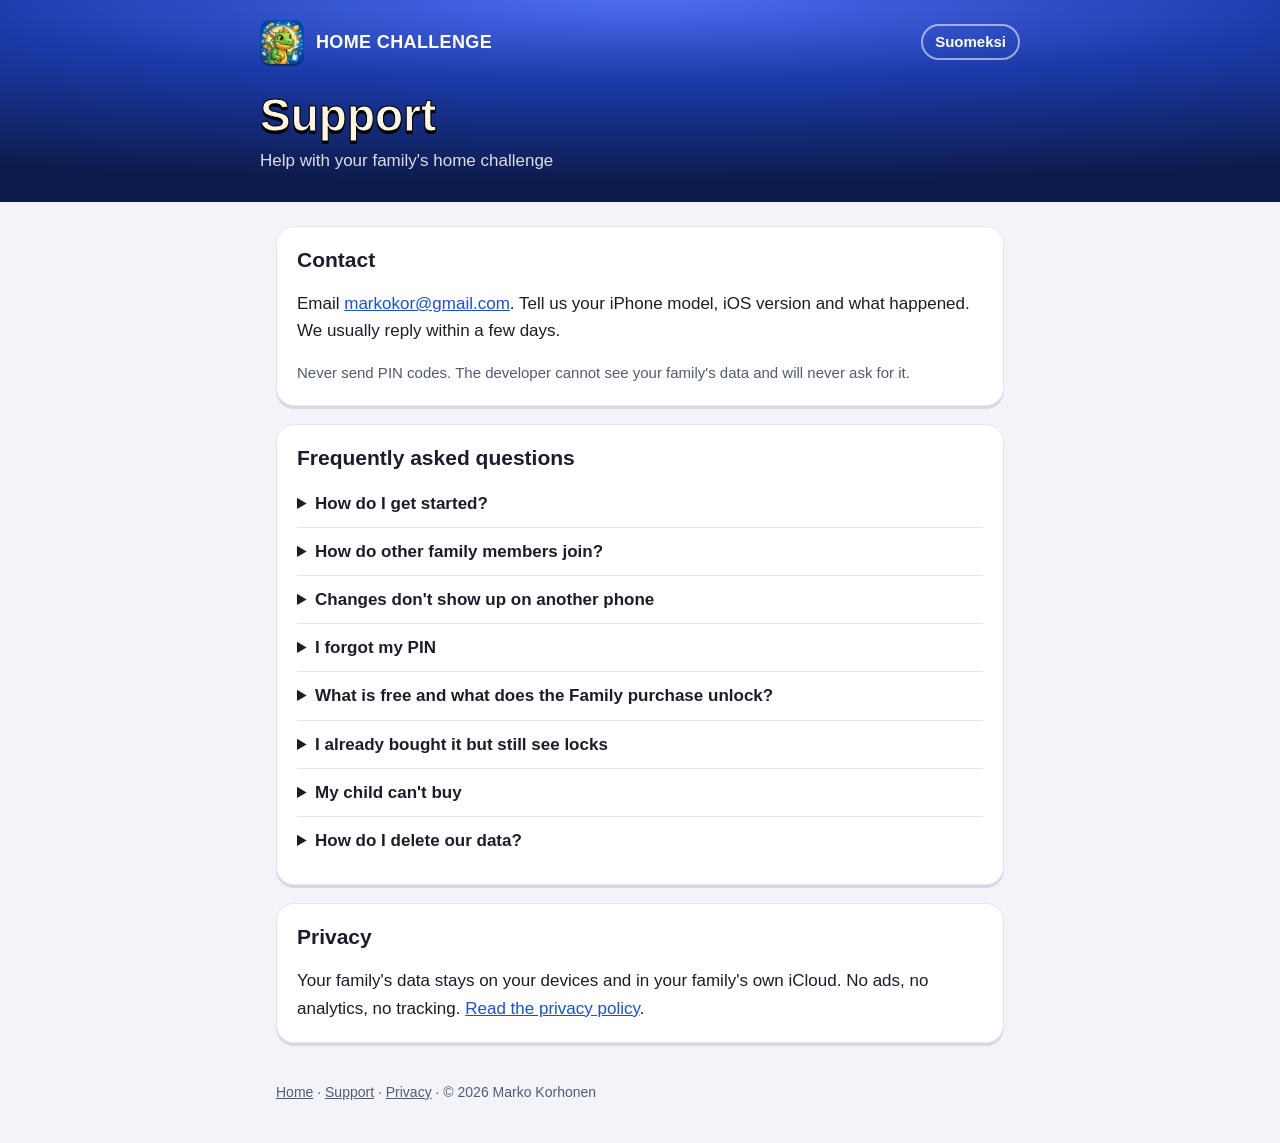
<file: en/support.html>
<!doctype html>
<html lang="en">
<head>
<meta charset="utf-8">
<meta name="viewport" content="width=device-width, initial-scale=1, viewport-fit=cover">
<title>Support · Home Challenge</title>
<meta name="description" content="Support and frequently asked questions for the Home Challenge app.">
<link rel="icon" href="../assets/icon.png">
<link rel="stylesheet" href="../assets/style.css">
</head>
<body>
<header class="top">
  <div class="top-inner">
    <div class="bar">
      <a class="brand" href="index.html"><img src="../assets/icon.png" alt=""><b>Home Challenge</b></a>
      <a class="lang" href="../support.html" hreflang="fi" lang="fi">Suomeksi</a>
    </div>
    <h1>Support</h1>
    <p>Help with your family's home challenge</p>
  </div>
</header>

<main>
  <section class="card">
    <h2>Contact</h2>
    <p>Email <a href="mailto:markokor@gmail.com">markokor@gmail.com</a>. Tell us your iPhone model, iOS version and what happened. We usually reply within a few days.</p>
    <p class="meta">Never send PIN codes. The developer cannot see your family's data and will never ask for it.</p>
  </section>

  <section class="card">
    <h2>Frequently asked questions</h2>
    <details>
      <summary>How do I get started?</summary>
      <p>Open the app and choose <b>Create family</b>. Give the family a name and currency, add members, pick heroes and chores with prices. Finally choose whose phone this is.</p>
    </details>
    <details>
      <summary>How do other family members join?</summary>
      <p>A parent opens the lock (top right) → <b>Family sharing</b>, turns sharing on and chooses <b>Invite family member</b>. Send the link, for example with Messages. On the other phone, open the link or choose <b>Join a family</b> in the welcome screens. Every phone needs an iCloud account.</p>
    </details>
    <details>
      <summary>Changes don't show up on another phone</summary>
      <ul>
        <li>Check that the phone is signed in to iCloud and has free iCloud storage.</li>
        <li>Open the app: it fetches changes every time it opens. Failed uploads are retried automatically.</li>
        <li>Make sure every phone in the family has the same, latest version from the App Store.</li>
      </ul>
    </details>
    <details>
      <summary>I forgot my PIN</summary>
      <p>The admin can reset another adult's PIN under Parents → Admin → Family and roles. If Face ID is turned on, it can also open the parents' area. After five wrong attempts the keypad locks for a while.</p>
    </details>
    <details>
      <summary>What is free and what does the Family purchase unlock?</summary>
      <p>The free version has one adult and one child, one game board, four heroes, up to five chores and ten completed chores a week. The one-time <b>Family</b> purchase unlocks every member, hero and board, unlimited chores and completions, weekly and monthly prizes, game music and the All-time heroes. One purchase covers the whole family, including children who are not in Apple Family Sharing.</p>
    </details>
    <details>
      <summary>I already bought it but still see locks</summary>
      <p>Open the purchase screen from any locked item and choose <b>Restore Purchases</b>. The buyer must be signed in with the Apple Account that made the purchase. Other family phones see the purchase once they have synced the family's data.</p>
    </details>
    <details>
      <summary>My child can't buy</summary>
      <p>That's by design. Only an adult with the admin role can make the purchase. A child sees a prompt to ask a parent.</p>
    </details>
    <details>
      <summary>How do I delete our data?</summary>
      <p>Admin: Parents → Admin → <b>Delete all family data</b>. A parent who joined: <b>Leave family</b>. More in the <a href="privacy.html#delete">privacy policy</a>.</p>
    </details>
  </section>

  <section class="card">
    <h2>Privacy</h2>
    <p>Your family's data stays on your devices and in your family's own iCloud. No ads, no analytics, no tracking. <a href="privacy.html">Read the privacy policy</a>.</p>
  </section>
</main>

<footer>
  <a href="index.html">Home</a> · <a href="support.html">Support</a> · <a href="privacy.html">Privacy</a> · © 2026 Marko Korhonen
</footer>
</body>
</html>
</file>
<file: assets/style.css>
/* Home Challenge: support and privacy pages. No web fonts, no trackers. */
:root {
  --night: #0d1b4c;
  --night-2: #1a3aa8;
  --gold: #f5c04a;
  --gold-deep: #d58a12;
  --cream: #fff6df;
  --ink: #1b1d2b;
  --muted: #535a73;
  --card: #ffffff;
  --line: #e3e6f0;
  --link: #1b4fd6;
  --page: #f3f4fa;
}
@media (prefers-color-scheme: dark) {
  :root {
    --ink: #eef0f8;
    --muted: #a9afc6;
    --card: #17203f;
    --line: #2a3666;
    --link: #8fb0ff;
    --page: #0b1433;
  }
}
* { box-sizing: border-box; }
html { -webkit-text-size-adjust: 100%; }
body {
  margin: 0;
  background: var(--page);
  color: var(--ink);
  font: 17px/1.6 -apple-system, BlinkMacSystemFont, "SF Pro Text", "Segoe UI", Roboto, Helvetica, Arial, sans-serif;
}
a { color: var(--link); }
img { max-width: 100%; height: auto; }

.top {
  background: radial-gradient(120% 90% at 50% 0%, #4f6cf2 0%, var(--night-2) 45%, var(--night) 100%);
  color: #fff;
  padding: 20px 16px 28px;
}
.top-inner, main, footer { max-width: 760px; margin: 0 auto; }
.bar { display: flex; align-items: center; justify-content: space-between; gap: 12px; }
.brand { display: flex; align-items: center; gap: 12px; color: #fff; text-decoration: none; }
.brand img { width: 44px; height: 44px; border-radius: 10px; box-shadow: 0 2px 0 rgba(0,0,0,.35); }
.brand b { font-weight: 900; letter-spacing: .02em; font-size: 18px; text-transform: uppercase; }
.lang { color: #fff; font-weight: 700; font-size: 15px; text-decoration: none; border: 2px solid rgba(255,255,255,.55); border-radius: 999px; padding: 4px 12px; }
.top h1 {
  margin: 26px 0 6px;
  font-size: clamp(30px, 7vw, 46px);
  line-height: 1.1;
  font-weight: 900;
  color: var(--cream);
  text-shadow: 0 3px 0 #000, 0 0 1px #000;
  -webkit-text-stroke: 1px #000;
}
.top p { margin: 0; color: rgba(255,255,255,.85); }

main { padding: 24px 16px 8px; }
.card {
  background: var(--card);
  border: 1px solid var(--line);
  border-radius: 18px;
  padding: 20px;
  margin: 0 0 18px;
  box-shadow: 0 3px 0 rgba(13,27,76,.12);
}
h2 { font-size: 21px; line-height: 1.25; margin: 0 0 8px; font-weight: 800; }
h3 { font-size: 17px; margin: 18px 0 4px; }
.card p:last-child, .card ul:last-child { margin-bottom: 0; }
ul { padding-left: 1.2em; }
li { margin: 4px 0; }
.meta { color: var(--muted); font-size: 15px; }
.pill {
  display: inline-block; background: var(--gold); color: #2a1a00; font-weight: 800;
  border-radius: 999px; padding: 2px 10px; font-size: 14px; border: 2px solid #000;
}

/* Landing */
.hero {
  position: relative; overflow: hidden; border-radius: 22px; border: 3px solid #000;
  box-shadow: 0 5px 0 #000; margin: 0 0 22px; background: #2b1a52;
}
.hero img { display: block; width: 100%; aspect-ratio: 3 / 2; object-fit: cover; object-position: 50% 62%; }
.hero .cap {
  position: absolute; left: 0; right: 0; bottom: 0; padding: 40px 18px 16px;
  background: linear-gradient(transparent, rgba(0,0,0,.75)); color: #fff; font-weight: 700;
}
.buttons { display: flex; flex-wrap: wrap; gap: 12px; margin: 4px 0 22px; }
.btn {
  flex: 1 1 200px; text-align: center; text-decoration: none; font-weight: 900; font-size: 18px;
  color: #2a1a00; background: linear-gradient(#ffd56a, var(--gold-deep)); border: 3px solid #000;
  border-radius: 16px; padding: 14px 16px; box-shadow: 0 4px 0 #000;
}
.btn.alt { background: linear-gradient(#7fa0ff, #2d55d8); color: #fff; text-shadow: 0 1px 0 #000; }
details { border-top: 1px solid var(--line); padding: 10px 0; }
details:first-of-type { border-top: 0; }
summary { cursor: pointer; font-weight: 700; }

footer { padding: 12px 16px 40px; color: var(--muted); font-size: 14px; }
footer a { color: inherit; }
</file>
